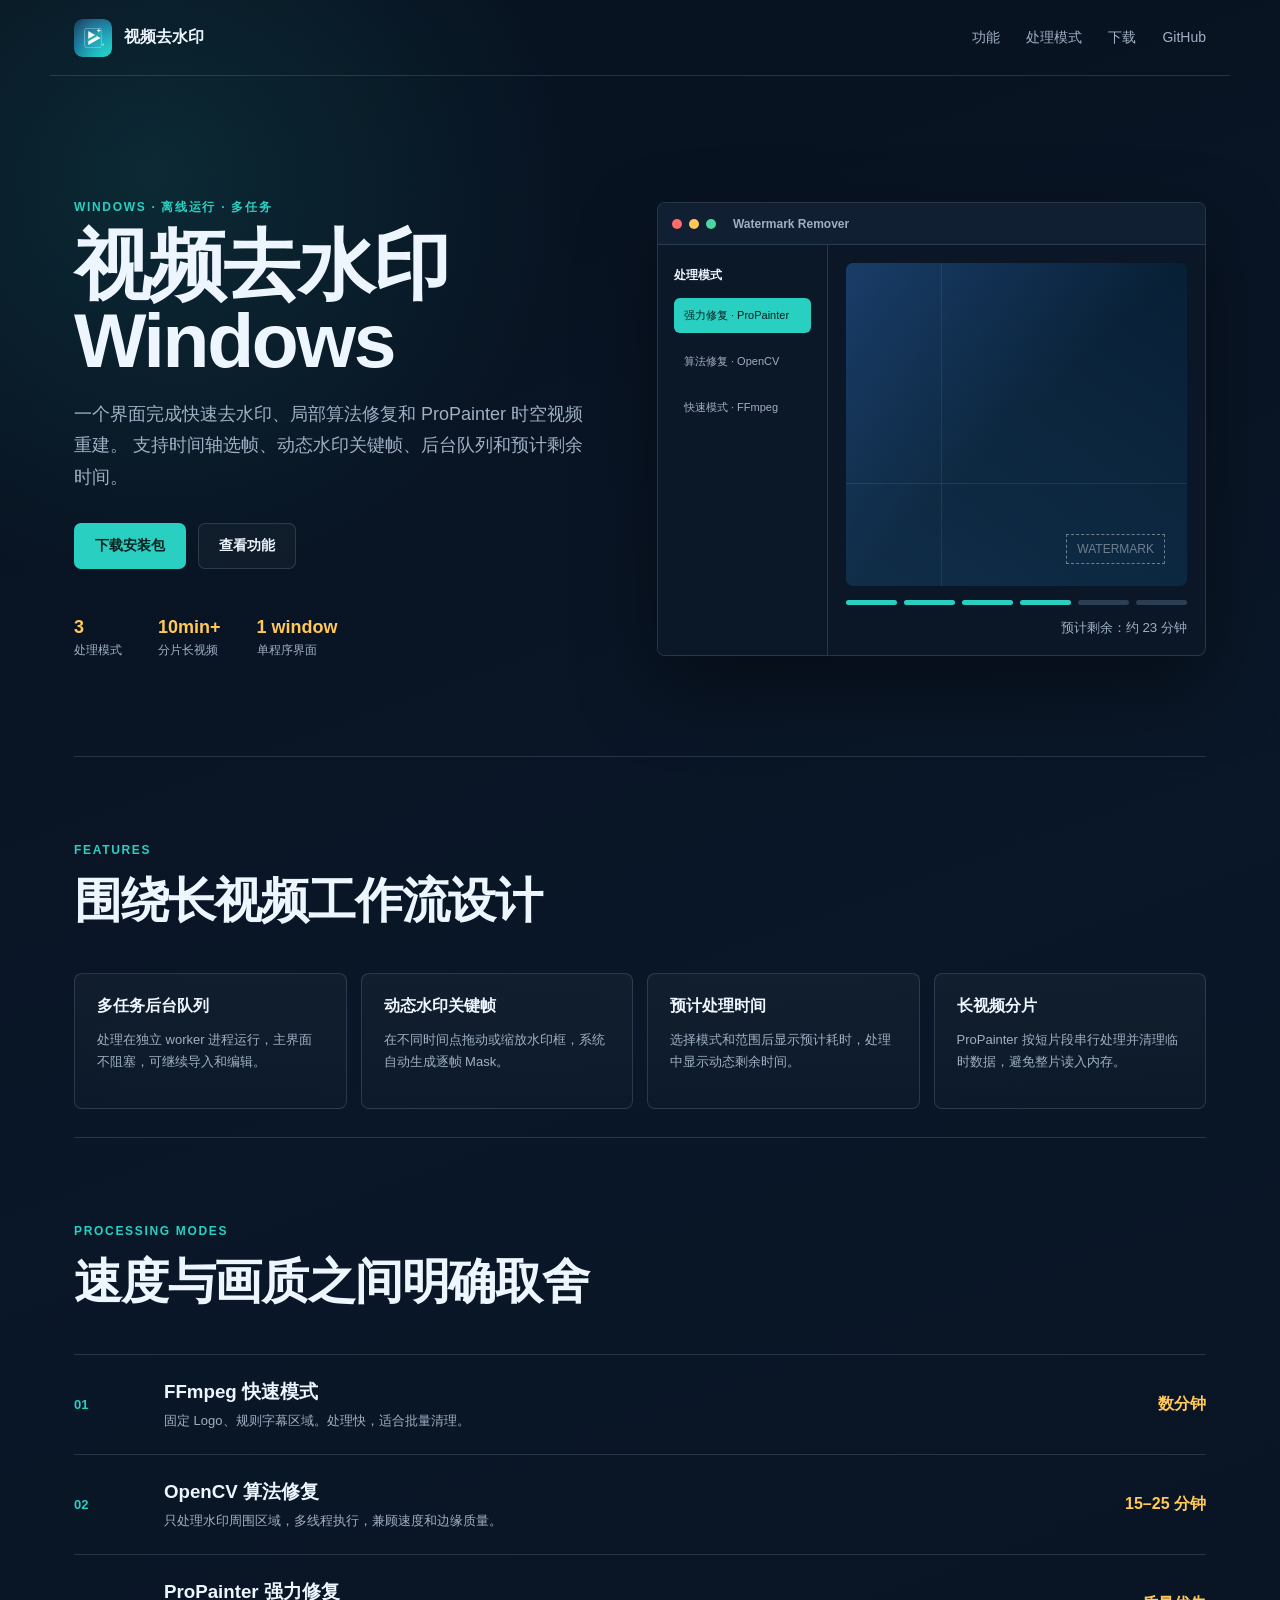
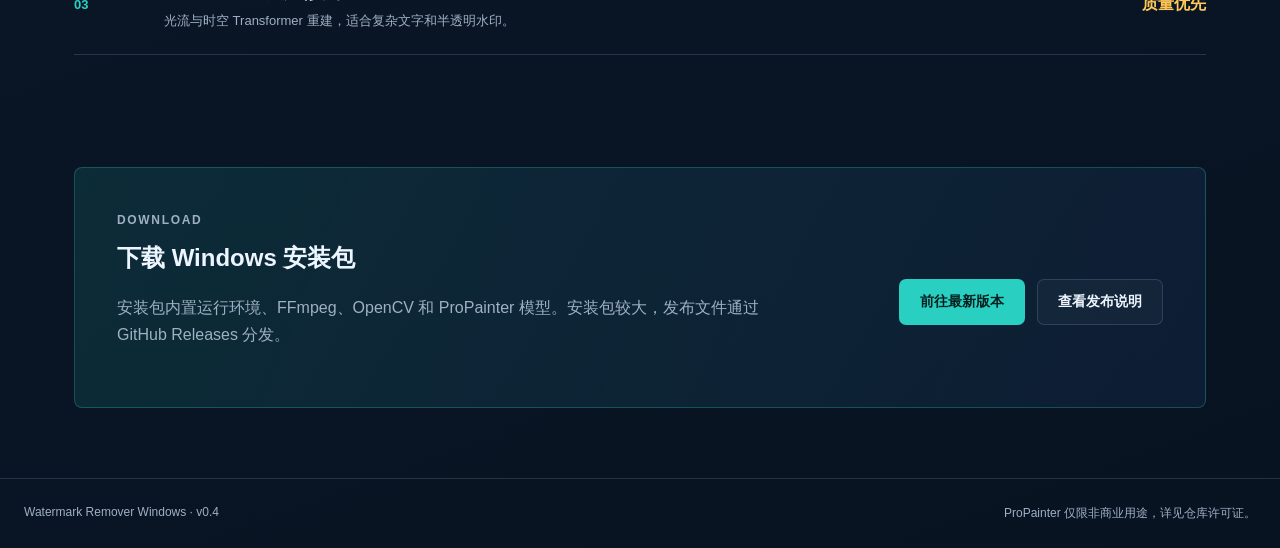
<file: index.html>
<!doctype html>
<html lang="zh-CN">
<head>
  <meta charset="utf-8">
  <meta name="viewport" content="width=device-width, initial-scale=1">
  <meta http-equiv="refresh" content="0; url=site/">
  <title>视频去水印 Windows</title>
</head>
<body>
  <script>window.location.replace("site/");</script>
  <p><a href="site/">进入项目展示页</a></p>
</body>
</html>
</file>
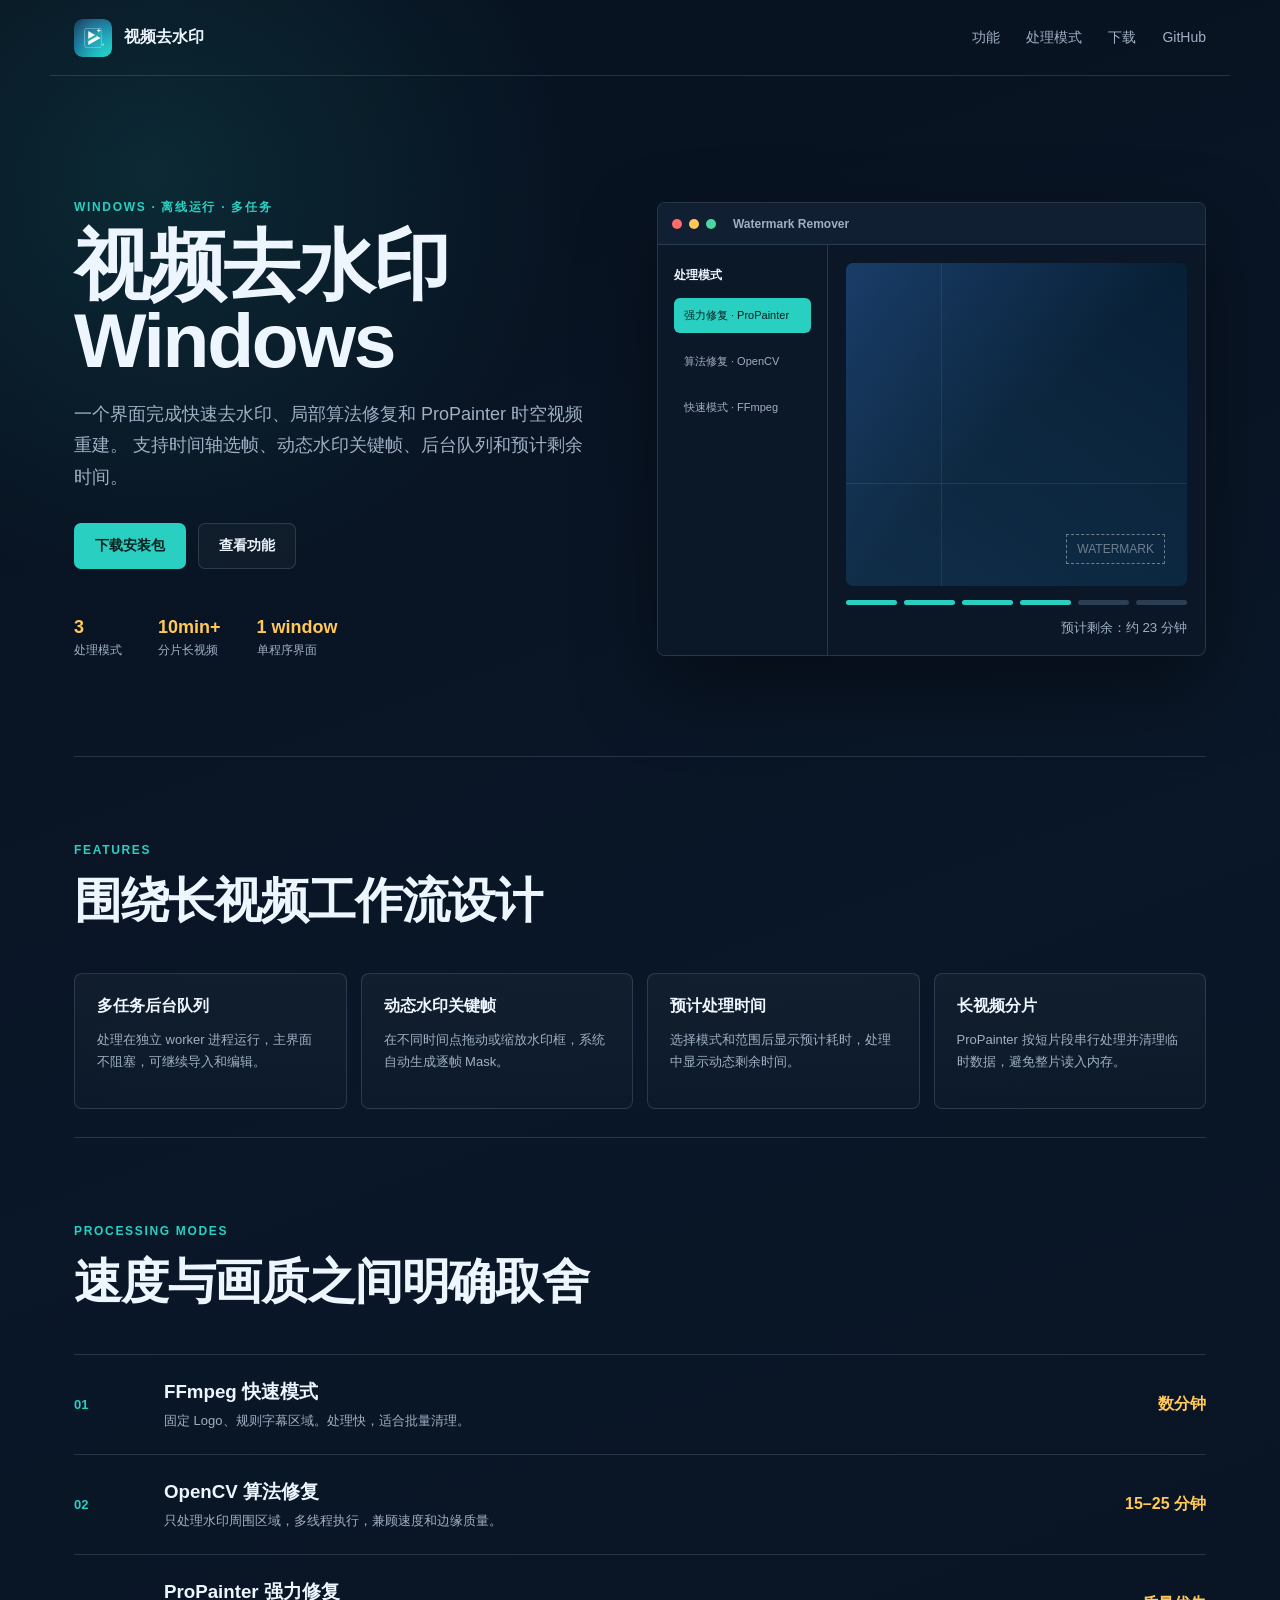
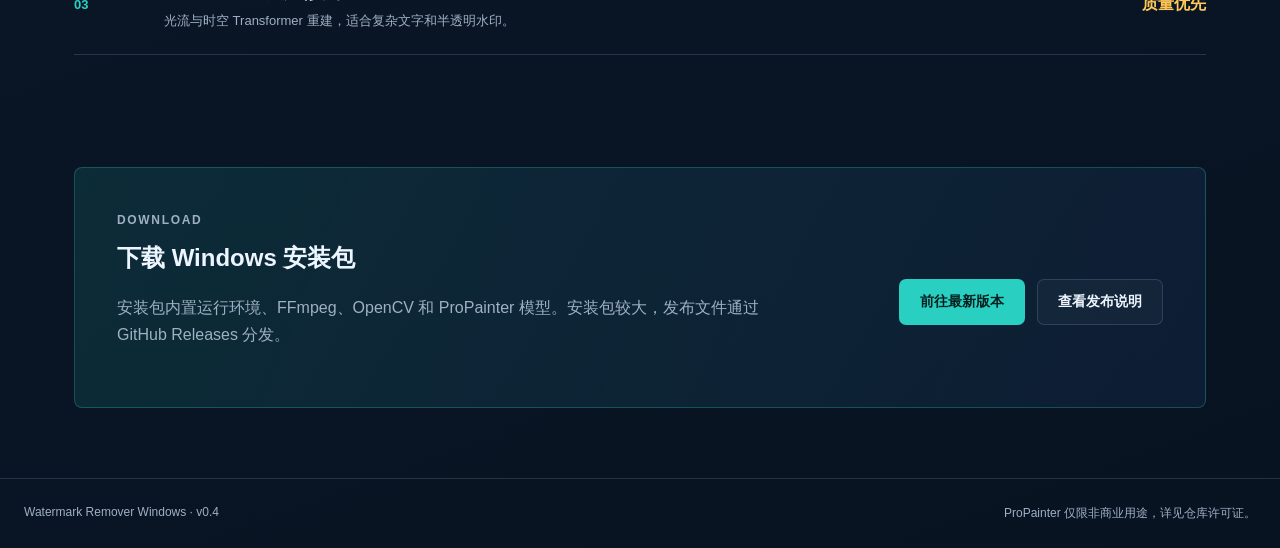
<file: site/index.html>
<!doctype html>
<html lang="zh-CN">
<head>
  <meta charset="utf-8">
  <meta name="viewport" content="width=device-width, initial-scale=1">
  <title>视频去水印 Windows</title>
  <meta name="description" content="Windows 视频去水印工具，支持 FFmpeg、OpenCV 与 ProPainter 三种处理模式。">
  <link rel="icon" href="assets/logo.png">
  <link rel="stylesheet" href="styles.css">
</head>
<body>
  <header class="site-header">
    <a class="brand" href="#top">
      <img src="assets/logo.png" alt="视频去水印">
      <span>视频去水印</span>
    </a>
    <nav>
      <a href="#features">功能</a>
      <a href="#modes">处理模式</a>
      <a href="#download">下载</a>
      <a id="repoLink" href="#" rel="noreferrer">GitHub</a>
    </nav>
  </header>

  <main id="top">
    <section class="hero">
      <div class="hero-copy">
        <p class="eyebrow">Windows · 离线运行 · 多任务</p>
        <h1>视频去水印 Windows</h1>
        <p class="lede">
          一个界面完成快速去水印、局部算法修复和 ProPainter 时空视频重建。
          支持时间轴选帧、动态水印关键帧、后台队列和预计剩余时间。
        </p>
        <div class="hero-actions">
          <a id="primaryDownload" class="button primary" href="#download">下载安装包</a>
          <a class="button ghost" href="#features">查看功能</a>
        </div>
        <dl class="stats">
          <div><dt>3</dt><dd>处理模式</dd></div>
          <div><dt>10min+</dt><dd>分片长视频</dd></div>
          <div><dt>1 window</dt><dd>单程序界面</dd></div>
        </dl>
      </div>
      <div class="product-frame" aria-label="产品界面预览">
        <div class="window-bar">
          <span></span><span></span><span></span>
          <strong>Watermark Remover</strong>
        </div>
        <div class="window-body">
          <aside>
            <b>处理模式</b>
            <p class="selected">强力修复 · ProPainter</p>
            <p>算法修复 · OpenCV</p>
            <p>快速模式 · FFmpeg</p>
          </aside>
          <div class="preview">
            <div class="video-surface">
              <span class="watermark">WATERMARK</span>
            </div>
            <div class="timeline">
              <i></i><i></i><i></i><i></i><i></i><i></i>
            </div>
            <small>预计剩余：约 23 分钟</small>
          </div>
        </div>
      </div>
    </section>

    <section id="features" class="section">
      <div class="section-heading">
        <p class="eyebrow">Features</p>
        <h2>围绕长视频工作流设计</h2>
      </div>
      <div class="feature-grid">
        <article>
          <h3>多任务后台队列</h3>
          <p>处理在独立 worker 进程运行，主界面不阻塞，可继续导入和编辑。</p>
        </article>
        <article>
          <h3>动态水印关键帧</h3>
          <p>在不同时间点拖动或缩放水印框，系统自动生成逐帧 Mask。</p>
        </article>
        <article>
          <h3>预计处理时间</h3>
          <p>选择模式和范围后显示预计耗时，处理中显示动态剩余时间。</p>
        </article>
        <article>
          <h3>长视频分片</h3>
          <p>ProPainter 按短片段串行处理并清理临时数据，避免整片读入内存。</p>
        </article>
      </div>
    </section>

    <section id="modes" class="section modes">
      <div class="section-heading">
        <p class="eyebrow">Processing Modes</p>
        <h2>速度与画质之间明确取舍</h2>
      </div>
      <div class="mode-list">
        <article>
          <span class="mode-index">01</span>
          <div><h3>FFmpeg 快速模式</h3><p>固定 Logo、规则字幕区域。处理快，适合批量清理。</p></div>
          <strong>数分钟</strong>
        </article>
        <article>
          <span class="mode-index">02</span>
          <div><h3>OpenCV 算法修复</h3><p>只处理水印周围区域，多线程执行，兼顾速度和边缘质量。</p></div>
          <strong>15–25 分钟</strong>
        </article>
        <article>
          <span class="mode-index">03</span>
          <div><h3>ProPainter 强力修复</h3><p>光流与时空 Transformer 重建，适合复杂文字和半透明水印。</p></div>
          <strong>质量优先</strong>
        </article>
      </div>
    </section>

    <section id="download" class="download">
      <div>
        <p class="eyebrow">Download</p>
        <h2>下载 Windows 安装包</h2>
        <p>安装包内置运行环境、FFmpeg、OpenCV 和 ProPainter 模型。安装包较大，发布文件通过 GitHub Releases 分发。</p>
      </div>
      <div class="download-actions">
        <a id="releaseDownload" class="button primary" href="#">前往最新版本</a>
        <a id="releasePage" class="button ghost" href="#">查看发布说明</a>
      </div>
    </section>
  </main>

  <footer>
    <span>Watermark Remover Windows · v0.4</span>
    <span>ProPainter 仅限非商业用途，详见仓库许可证。</span>
  </footer>
  <script src="app.js"></script>
</body>
</html>
</file>
<file: site/styles.css>
:root {
  color-scheme: dark;
  --bg: #07111f;
  --panel: #0d1b2d;
  --panel-2: #13263b;
  --text: #edf6ff;
  --muted: #9fb0c4;
  --cyan: #29d0c2;
  --blue: #4b8dff;
  --amber: #ffc857;
  --line: rgba(167, 194, 220, 0.18);
}

* { box-sizing: border-box; }

html { scroll-behavior: smooth; }

body {
  margin: 0;
  font-family: "Segoe UI", "Microsoft YaHei UI", sans-serif;
  color: var(--text);
  background:
    radial-gradient(circle at 12% 8%, rgba(41, 208, 194, 0.12), transparent 26rem),
    linear-gradient(160deg, #07111f 0%, #0a1728 48%, #081321 100%);
  min-height: 100vh;
}

a { color: inherit; text-decoration: none; }

.site-header {
  max-width: 1180px;
  margin: 0 auto;
  height: 76px;
  display: flex;
  align-items: center;
  justify-content: space-between;
  padding: 0 24px;
  border-bottom: 1px solid var(--line);
}

.brand {
  display: flex;
  align-items: center;
  gap: 12px;
  font-weight: 700;
}

.brand img { width: 38px; height: 38px; border-radius: 8px; }

nav { display: flex; gap: 26px; color: var(--muted); font-size: 14px; }
nav a:hover { color: var(--text); }

main { max-width: 1180px; margin: 0 auto; padding: 0 24px 70px; }

.hero {
  min-height: 680px;
  display: grid;
  grid-template-columns: 1fr 1.05fr;
  align-items: center;
  gap: 60px;
  padding: 64px 0 38px;
}

.eyebrow {
  margin: 0 0 12px;
  color: var(--cyan);
  font-size: 12px;
  font-weight: 700;
  letter-spacing: 0.14em;
  text-transform: uppercase;
}

h1, h2, h3, p { margin-top: 0; }

h1 {
  margin-bottom: 20px;
  font-size: clamp(44px, 6vw, 78px);
  line-height: 0.98;
  letter-spacing: -0.03em;
}

.lede {
  max-width: 560px;
  color: var(--muted);
  font-size: 18px;
  line-height: 1.75;
}

.hero-actions, .download-actions {
  display: flex;
  flex-wrap: wrap;
  gap: 12px;
  margin-top: 30px;
}

.button {
  display: inline-flex;
  align-items: center;
  justify-content: center;
  min-height: 46px;
  padding: 0 20px;
  border: 1px solid transparent;
  border-radius: 7px;
  font-size: 14px;
  font-weight: 700;
}

.button.primary { color: #06201f; background: var(--cyan); }
.button.primary:hover { background: #52e2d5; }
.button.ghost { border-color: var(--line); background: rgba(255,255,255,0.03); }
.button.ghost:hover { border-color: rgba(41, 208, 194, 0.6); }

.stats {
  display: flex;
  gap: 36px;
  margin: 48px 0 0;
}

.stats div { display: grid; gap: 4px; }
.stats dt { color: var(--amber); font-size: 18px; font-weight: 800; }
.stats dd { margin: 0; color: var(--muted); font-size: 12px; }

.product-frame {
  border: 1px solid var(--line);
  border-radius: 8px;
  overflow: hidden;
  background: #0b1727;
  box-shadow: 0 32px 80px rgba(0, 0, 0, 0.38);
}

.window-bar {
  height: 42px;
  display: flex;
  align-items: center;
  gap: 7px;
  padding: 0 14px;
  border-bottom: 1px solid var(--line);
  background: #101f32;
}

.window-bar span { width: 10px; height: 10px; border-radius: 50%; background: #53657a; }
.window-bar span:first-child { background: #ff6b6b; }
.window-bar span:nth-child(2) { background: #ffc857; }
.window-bar span:nth-child(3) { background: #4ad8a0; }
.window-bar strong { margin-left: 10px; font-size: 12px; color: var(--muted); }

.window-body {
  min-height: 410px;
  display: grid;
  grid-template-columns: 170px 1fr;
}

.window-body aside {
  padding: 22px 16px;
  border-right: 1px solid var(--line);
  background: #0b1828;
}

.window-body aside b { display: block; margin-bottom: 14px; font-size: 12px; }
.window-body aside p { padding: 10px; color: var(--muted); font-size: 11px; }
.window-body aside .selected { color: #061f1c; background: var(--cyan); border-radius: 6px; }

.preview { padding: 18px; display: grid; grid-template-rows: 1fr auto auto; gap: 14px; }
.video-surface {
  position: relative;
  min-height: 300px;
  border-radius: 7px;
  background:
    linear-gradient(135deg, rgba(75,141,255,0.22), transparent 50%),
    linear-gradient(35deg, #102d48, #082036);
  overflow: hidden;
}

.video-surface::before,
.video-surface::after {
  content: "";
  position: absolute;
  background: rgba(255,255,255,0.08);
}

.video-surface::before { width: 1px; left: 28%; top: 0; bottom: 0; }
.video-surface::after { height: 1px; top: 68%; left: 0; right: 0; }

.watermark {
  position: absolute;
  right: 22px;
  bottom: 22px;
  padding: 7px 10px;
  color: rgba(255,255,255,0.4);
  border: 1px dashed rgba(255,255,255,0.4);
  font-size: 12px;
}

.timeline { display: flex; gap: 7px; align-items: center; }
.timeline i { height: 5px; flex: 1; background: #2b3e54; border-radius: 3px; }
.timeline i:nth-child(-n+4) { background: var(--cyan); }
.preview small { color: var(--muted); text-align: right; }

.section { padding: 86px 0 28px; border-top: 1px solid var(--line); }
.section-heading { max-width: 620px; margin-bottom: 38px; }
.section h2 { font-size: clamp(30px, 4vw, 48px); letter-spacing: -0.025em; }

.feature-grid { display: grid; grid-template-columns: repeat(4, 1fr); gap: 14px; }
.feature-grid article {
  padding: 22px;
  border: 1px solid var(--line);
  border-radius: 8px;
  background: linear-gradient(180deg, rgba(255,255,255,0.035), rgba(255,255,255,0.015));
}
.feature-grid h3 { font-size: 16px; margin-bottom: 12px; }
.feature-grid p { color: var(--muted); font-size: 13px; line-height: 1.7; }

.mode-list { border-top: 1px solid var(--line); }
.mode-list article {
  display: grid;
  grid-template-columns: 70px 1fr 160px;
  gap: 20px;
  align-items: center;
  padding: 24px 0;
  border-bottom: 1px solid var(--line);
}
.mode-index { color: var(--cyan); font-size: 13px; font-weight: 800; }
.mode-list h3 { margin-bottom: 7px; }
.mode-list p { margin-bottom: 0; color: var(--muted); font-size: 13px; }
.mode-list strong { color: var(--amber); text-align: right; }

.download {
  margin-top: 84px;
  padding: 42px;
  border: 1px solid rgba(41,208,194,0.28);
  border-radius: 8px;
  display: flex;
  align-items: center;
  justify-content: space-between;
  gap: 40px;
  background: linear-gradient(110deg, rgba(41,208,194,0.12), rgba(75,141,255,0.08));
}
.download p { max-width: 650px; color: var(--muted); line-height: 1.7; }

footer {
  border-top: 1px solid var(--line);
  padding: 26px 24px;
  display: flex;
  justify-content: space-between;
  gap: 20px;
  color: var(--muted);
  font-size: 12px;
}

@media (max-width: 900px) {
  nav { display: none; }
  .hero { grid-template-columns: 1fr; min-height: auto; padding-top: 46px; }
  .product-frame { max-width: 680px; }
  .feature-grid { grid-template-columns: repeat(2, 1fr); }
  .download { align-items: flex-start; flex-direction: column; }
}

@media (max-width: 560px) {
  main { padding: 0 16px 50px; }
  .site-header { padding: 0 16px; }
  .hero { gap: 36px; }
  h1 { font-size: 44px; }
  .stats { gap: 20px; }
  .window-body { grid-template-columns: 1fr; }
  .window-body aside { border-right: 0; border-bottom: 1px solid var(--line); }
  .feature-grid { grid-template-columns: 1fr; }
  .mode-list article { grid-template-columns: 42px 1fr; }
  .mode-list strong { grid-column: 2; text-align: left; }
  .download { padding: 28px 22px; }
  footer { flex-direction: column; }
}
</file>
